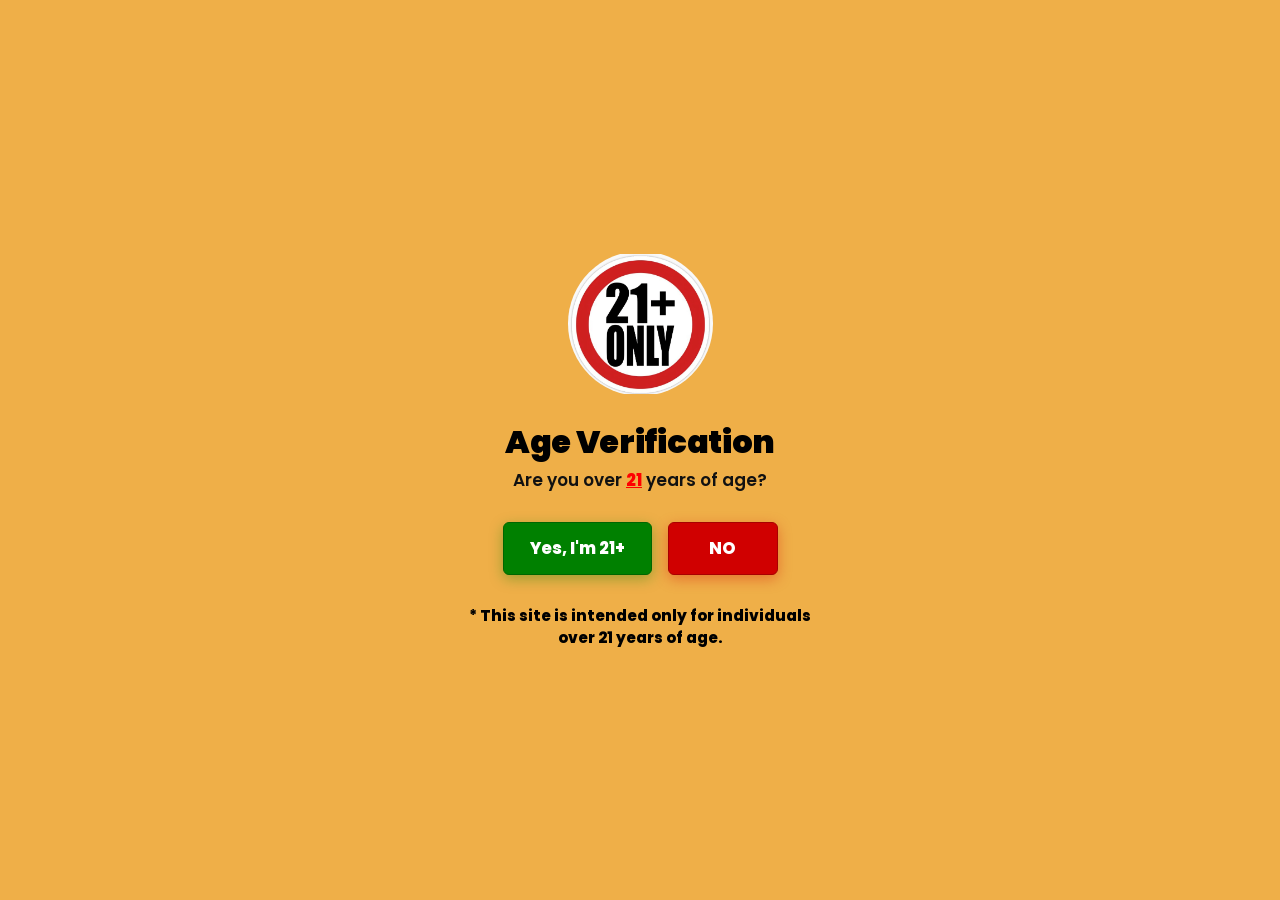
<file: index.html>
<!DOCTYPE html>
<html lang="hi">

<head>
    <meta charset="UTF-8">
    <meta name="viewport" content="width=device-width, initial-scale=1.0">
    <title>Vedantara Naturals</title>
    <!-- Age Verification Gate -->
    <script>
        if (sessionStorage.getItem('vedantara_age_verified') !== 'true') {
            window.location.replace('age-verification.html');
        }
    </script>
    <!-- Google Fonts -->
    <link rel="preconnect" href="https://fonts.googleapis.com">
    <link rel="preconnect" href="https://fonts.gstatic.com" crossorigin>
    <link
        href="https://fonts.googleapis.com/css2?family=Poppins:ital,wght@0,400;0,500;0,600;0,700;0,800;0,900;1,400;1,600;1,700&family=Roboto:ital,wght@0,400;0,500;0,700;0,900;1,400;1,700&display=swap"
        rel="stylesheet">
    <link rel="stylesheet" href="style.css">
    
<!-- Meta Pixel Code -->
<script>
!function(f,b,e,v,n,t,s)
{if(f.fbq)return;n=f.fbq=function(){n.callMethod?
n.callMethod.apply(n,arguments):n.queue.push(arguments)};
if(!f._fbq)f._fbq=n;n.push=n;n.loaded=!0;n.version='2.0';
n.queue=[];t=b.createElement(e);t.async=!0;
t.src=v;s=b.getElementsByTagName(e)[0];
s.parentNode.insertBefore(t,s)}(window, document,'script',
'https://connect.facebook.net/en_US/fbevents.js');
fbq('init', '1360306902636892');
fbq('track', 'PageView');
</script>
<noscript><img height="1" width="1" style="display:none"
src="https://www.facebook.com/tr?id=1360306902636892&ev=PageView&noscript=1"
/></noscript>
<!-- End Meta Pixel Code -->
</head>

<body>

    <div class="page-container">
        <!-- Header Section -->
        <header class="top-header">
            <div class="header-content">
                <!-- Left Side (Image/Logo) -->
                <div class="header-left">
                    <img src="/logo.png" alt="Logo" class="header-logo" onerror="this.alt='Brand Logo'">
                </div>

                <!-- Right Side (White Text) -->
                <div class="header-right">
                    <h1 class="header-title">Vedantara<br>Naturals</h1>
                </div>
            </div>
        </header>

        <!-- Hero Section -->
        <section class="hero-section">
            <h1 class="hero-green-title">INDIA'S TOP SELLING VEDANTARA Naturals CAPSULE</h1>
            <p class="hero-desc">
                भारत का एकमात्र सबसे भरोसेमंद दवाई। 100% आयुर्वेदिक फॉर्मूला। किसी तरह की साइड इफेक्ट्स नहीं होती।
            </p>
        </section>

        <!-- Banner Image Section -->
        <section class="banner-section">

            <img src="/couple-banner2.png" alt="vedantara Shakti Banner" class="main-banner-img">
        </section>

        <!-- Post-Banner Text Section -->
        <section style="padding: 10px 18px 20px 18px; text-align: center;">
            <p class="hero-desc">
                आप 12 दिनों में, लिंग का आकार कम से कम 8-9 सेंटीमीटर तक बढ़ा सकते हैं और लगातार पाँच बार संभोग कर सकते
                हैं।
            </p>
        </section>

        <!-- Product Image Section -->
        <section class="banner-section">
            <img src="/product-3.webp" alt="Vedantara Naturals Product" class="main-banner-img">
        </section>

        <!-- 50% Offer & Pricing Section -->
        <section class="offer-section">
            <p class="offer-benefit-title">BENEFITS : SIZE + STAMINA + TIMING</p>
            <h2 class="offer-shipping-en">Free Shipping + Cash on Delivery</h2>
            <h3 class="offer-shipping-hi">मुफ़्त शिपिंग + कॅश ऑन डिलीवरी</h3>

            <!-- 50% OFF Badge Image -->
            <img src="/offer.png" alt="Animated Example" class="animated-image">
            <!-- Pricing Details -->
            <div class="pricing-row">
                <span class="original-price"><del>₹4,990/-</del></span>
                <span class="offer-price">Offer Price ₹2,490/-</span>
            </div>

            <!-- Order Now Button -->
            <a href="#order-form" class="order-now-btn">
                <svg width="20" height="20" viewBox="0 0 24 24" fill="currentColor">
                    <path
                        d="M7 18c-1.1 0-1.99.9-1.99 2S5.9 22 7 22s2-.9 2-2-.9-2-2-2zM1 2v2h2l3.6 7.59-1.35 2.45c-.16.28-.25.61-.25.96 0 1.1.9 2 2 2h12v-2H7.42c-.14 0-.25-.11-.25-.25l.03-.12.9-1.63h7.45c.75 0 1.41-.41 1.75-1.03l3.58-6.49c.08-.14.12-.31.12-.48 0-.55-.45-1-1-1H5.21l-.94-2H1zm16 16c-1.1 0-1.99.9-1.99 2s.89 2 1.99 2 2-.9 2-2-.9-2-2-2z" />
                </svg>
                ORDER NOW ₹2490/-
            </a>
        </section>

        <!-- Lab / Details Image Section (5.webp) -->
        <section class="banner-section" style="padding-top: 10px;">
            <img src="/5.webp" alt="vedantara Shakti Details" class="main-banner-img">
        </section>

        <!-- Title Section (30px #EBD1FF) -->
        <section style="padding: 20px 18px 15px 18px; text-align: center; background-color: #ffffff;">
            <h2 class="section-title-highlight">महिलाएं ऐसा मर्द चाहती हैं जो उनके अंग अंग में तरंग जगाएं</h2>
        </section>

        <!-- 4-Week Results Image Section -->
        <section class="banner-section">
            <img src="/4-week.webp" alt="4 Week Results" class="main-banner-img">
        </section>

        <!-- Red Title Section -->
        <section style="padding: 20px 18px 15px 18px; text-align: center; background-color: #ffffff;">
            <h2 class="section-title-red">नकली उत्पादों से सावधान रहें — Veda Prime+ केवल Vedantara Naturals की इसी आधिकारिक वेबसाइट पर उपलब्ध है।
</h2>
        </section>

        <!-- Dark Offer & Product Section -->
        <section class="dark-offer-section">
            <img src="/Ayu-com-pro-removebg-preview.jpg" alt="vedantara Shakti Product" class="dark-product-img">

            <p class="dark-benefit-title">BENEFITS : SIZE + STAMINA + TIMING</p>
            <div class="pricing-row" style="margin-bottom: 20px;">
                <span class="original-price"><del>₹4,990/-</del></span>
                <span class="offer-price" style="color: #4ade80;">Offer Price ₹2,490/-</span>
            </div>

            <!-- Order Now Button -->
            <a href="#order-form" class="order-now-btn">
                <svg width="20" height="20" viewBox="0 0 24 24" fill="currentColor">
                    <path
                        d="M7 18c-1.1 0-1.99.9-1.99 2S5.9 22 7 22s2-.9 2-2-.9-2-2-2zM1 2v2h2l3.6 7.59-1.35 2.45c-.16.28-.25.61-.25.96 0 1.1.9 2 2 2h12v-2H7.42c-.14 0-.25-.11-.25-.25l.03-.12.9-1.63h7.45c.75 0 1.41-.41 1.75-1.03l3.58-6.49c.08-.14.12-.31.12-.48 0-.55-.45-1-1-1H5.21l-.94-2H1zm16 16c-1.1 0-1.99.9-1.99 2s.89 2 1.99 2 2-.9 2-2-.9-2-2-2z" />
                </svg>
                ORDER NOW ₹2490/-
            </a>

            <!-- Shipping & Delivery Note -->
            <div style="margin-top: 25px; text-align: center;">
                <h3 style="color: #ffffff; font-size: 20px; font-weight: 800; margin-bottom: 4px;">Free Shipping</h3>
                <h4 style="color: #ffffff; font-size: 18px; font-weight: 800; margin-bottom: 10px;">मुफ़्त शिपिंग</h4>
                <p style="color: #e5e7eb; font-size: 15px; font-weight: 500; line-height: 1.5; max-width: 440px; margin: 0 auto;">
                    ऑर्डर करने के बाद हमारे डिलीवरी पार्टनर आपसे जल्द ही सम्पर्क करेंगे और आपका ऑर्डर 3-7 दिनों में आपके दिए गए पते पर डिलीवर कर दिया जाएगा
                </p>
            </div>

            <!-- Order Form Box -->
            <div class="order-form-box" id="order-form">
                <div id="orderSuccessMsg" class="form-success-banner">
                    ✓ आपका ऑर्डर सफलतापूर्वक दर्ज कर लिया गया है! हम जल्द ही आपसे संपर्क करेंगे।
                </div>

                <form id="leadForm" onsubmit="handleFormSubmit(event)">
                    <div class="form-group">
                        <label class="form-label" for="nameInput">Full Name <span class="req">*</span></label>
                        <input type="text" id="nameInput" name="name" class="form-control" placeholder="अपना पूरा नाम लिखे" required minlength="2" maxlength="50">
                    </div>

                    <div class="form-group">
                        <label class="form-label" for="ageInput">Your Age <span class="req">*</span></label>
                        <input type="number" id="ageInput" name="age" class="form-control" placeholder="अपना उम्र डालें" required min="18" max="85" oninput="if(this.value.length>2) this.value=this.value.slice(0,2)">
                    </div>

                    <div class="form-group">
                        <label class="form-label" for="weightInput">Your Weight <span class="req">*</span></label>
                        <input type="number" id="weightInput" name="weight" class="form-control" placeholder="अपना वजन डालें" required min="35" max="150" oninput="if(this.value.length>3) this.value=this.value.slice(0,3)">
                    </div>

                    <div class="form-group">
                        <label class="form-label" for="phoneInput">Phone Number <span class="req">*</span></label>
                        <input type="tel" id="phoneInput" name="phone" inputmode="numeric" pattern="[6-9][0-9]{9}" minlength="10" maxlength="10" class="form-control" placeholder="अपना 10 अंकों का फ़ोन नंबर दर्ज करे" required title="कृपया वैध 10 अंकों का मोबाइल नंबर दर्ज करें (6-9 से शुरू)" oninput="this.value = this.value.replace(/[^0-9]/g, '').slice(0,10)">
                    </div>

                    <div class="form-group">
                        <label class="form-label" for="addressInput">Street Address <span class="req">*</span></label>
                        <input type="text" id="addressInput" name="address" class="form-control" placeholder="अपना पूरा पता भरिये" required minlength="6" maxlength="200">
                    </div>

                    <div class="form-group">
                        <label class="form-label" for="zipInput">Zip/Postal Code <span class="req">*</span></label>
                        <input type="text" id="zipInput" name="pincode" inputmode="numeric" pattern="[1-9][0-9]{5}" minlength="6" maxlength="6" class="form-control" placeholder="पिन कोड लिखिए" required title="कृपया वैध 6 अंकों का पिन कोड दर्ज करें" oninput="this.value = this.value.replace(/[^0-9]/g, '').slice(0,6)">
                    </div>

                    <button type="submit" class="form-submit-btn">Order Now</button>
                </form>
            </div>
        </section>

        <!-- UPI / Payment Methods Section (White Background) -->
        <section class="banner-section" style="padding: 20px 12px 10px 12px; background-color: #ffffff;">
            <img src="/upi.webp" alt="UPI & Payment Options" class="main-banner-img">
        </section>

        <!-- Trust Badges Image Section (8.webp) -->
        <section class="banner-section" style="padding: 10px 12px 15px 12px; background-color: #ffffff;">
            <img src="/8.webp" alt="Trust Badges" class="main-banner-img">
        </section>
        <section class="banner-section">
            <img src="/product-1.webp" alt="Vedantara Naturals Product" class="main-banner-img">
        </section>
        <!-- Product Highlight Text Section -->
        <section style="padding: 10px 18px 20px 18px; text-align: center; background-color: #ffffff;">
            <p style="color: #111111; font-size: 16px; font-weight: 500; line-height: 1.6; margin: 0 auto; max-width: 440px;">
Veda Prime+ लिंग वृद्धि के लिए एक प्रभावी और प्राकृतिक उत्पाद है. Veda Prime+ आपकी खड़ेपन की समस्या में भी सहायता करेगा, क्योंकि ये आपके लिंग को बिना किसी समस्या के बड़ा और मज़बूत बनाने का नया तरीक़ा है. Veda Prime+ का उपयोग करके आपको महसूस होगा कि आपकी संवेदनशीलता बेहतर हो गयी है. बस इसे आज़माइए!            </p>
        </section>

        <!-- Animation / GIF Section (9.gif) -->
        <section class="banner-section" style="padding: 10px 12px 15px 12px; background-color: #ffffff;">
            <img src="/9.gif" alt="vedantara Shakti Animation" class="main-banner-img">
        </section>

        <!-- Bold Statement Text Section -->
        <section style="padding: 10px 18px 15px 18px; text-align: center; background-color: #ffffff;">
            <h2 style="color: #000000; font-size: 20px; font-weight: 800; line-height: 1.45; margin: 0 auto; max-width: 440px;">
                एक बड़ा लिंग ऐसी चीज होती है जिस पर हर मर्द को गर्व होना चाहिए!
            </h2>
        </section>
        <div class="dbl-box">
                <p class="quote">“Veda Prime+ के साथ पुरुषों को अपने इरेक्शन की firmness, sexual stamina और performance को लेकर बेहतर confidence महसूस करने में मदद मिल सकती है।”</p>
            </div>

        <!-- Product/Offer Image Section (10.webp) -->
        <section class="banner-section" style="padding: 10px 12px 15px 12px; background-color: #ffffff;">
            <img src="/10.webp" alt="vedantara Shakti Highlight" class="main-banner-img">
        </section>

        <!-- Double Border Quote Box Section -->
        <section style="padding: 5px 12px 15px 12px; background-color: #ffffff;">
            <div style="border: 4px double #000000; padding: 16px 14px; text-align: center; background-color: #ffffff;">
                <p style="color: #000000; font-size: 15.5px; font-weight: 700; line-height: 1.5; margin: 0;">
                    साइज़ से फर्क तो पड़ता है – अमेरिकन वैज्ञानिकों ने शोध किया है कि छोटे लिंग वाले मर्दों को लड़कियां नहीं मिलती और वे दुखी रहते हैं। ये नतीजे डेनवर, अमेरिका में एक कॉन्फ्रेंस में प्रस्तुत किए गए थे।
                </p>
            </div>
        </section>

        <!-- Double Border Image Section (11.webp) -->
        <section class="banner-section" style="padding: 5px 12px 15px 12px; background-color: #ffffff;">
            <img src="/11.webp" alt="Research Chart" class="main-banner-img" style="border: 4px double #000000;">
        </section>

        <!-- Double Border Quote Box Section (After 11.webp) -->
        <section style="padding: 5px 12px 15px 12px; background-color: #ffffff;">
            <div style="border: 4px double #000000; padding: 16px 14px; text-align: center; background-color: #ffffff;">
                <p style="color: #000000; font-size: 15.5px; font-weight: 700; line-height: 1.5; margin: 0;">
                    साइज़ से फर्क तो पड़ता है – अमेरिकन वैज्ञानिकों ने शोध किया है कि छोटे लिंग वाले मर्दों को लड़कियां नहीं मिलती और वे दुखी रहते हैं। ये नतीजे डेनवर, अमेरिका में एक कॉन्फ्रेंस में प्रस्तुत किए गए थे।
                </p>
            </div>
        </section>

        <!-- Double Border Image Section (12.webp) -->
        <section class="banner-section" style="padding: 5px 12px 15px 12px; background-color: #ffffff;">
            <img src="/12.webp" alt="Research Details" class="main-banner-img" style="border: 4px double #000000;">
        </section>
        <div class="dbl-box">
                <p>
                    मर्दानगी की समस्या होने ही न दें। याद रखे कि सेक्स और बिस्तर में संतुष्टि एक औरत के लिए बहुत अहम चीजें
                    होती हैं, खासकर जवान औरतों के लिए। यदि आप नियमित रूप से अच्छा सेक्स नहीं कर पाते तो अंत में आपके पूरे
                    जीवन पर इसका नकारात्मक असर पड़ने लगेगा।
                </p>
            </div>
        <!-- Orange Heading -->
        <section style="padding: 10px 15px; text-align: center; background-color: #ffffff;">
            <h2 style="color: #e68a00; font-size: 21px; font-weight: 800; line-height: 1.4; margin: 0;">
               अपने लिंग पर अभी तुरंत गर्व करना शुरू करें।
            </h2>
        </section>
        <section class="box-block">
            <div class="dbl-box">
                <p class="quote">“Intimate moments में बेहतर confidence और performance के लिए Veda Prime+ को अपनी पुरुष
                    wellness routine का हिस्सा बनाएं।”</p>
            </div>
        </section>
        <section class="banner-section" style="padding: 10px 12px 15px 12px; background-color: #ffffff;">
            <img src="/gif 1.gif" alt="vedantara Shakti Demonstration" class="main-banner-img">
        </section>
        <section class="box-block">
            <div class="dbl-box">
                <h3 class="box-title--orange">
                    Veda Prime+ Capsule को तीन शब्दों में बयां किया जा सकता है – संतुष्टि, स्थिरता और कार्यक्षमता।
                </h3>
            </div>
        </section>
        <section class="banner-section" style="padding: 10px 12px 15px 12px; background-color: #ffffff;">
            <img src="/gif 2.gif" alt="vedantara Shakti Live Result" class="main-banner-img">
        </section>
        <section class="box-block">
            <div class="dbl-box">
                <p>
                    बाजार में उपलब्ध नकली उत्पादों से बचें और Veda Prime+ Capsule को केवल ऑफिशियल सप्लायर से ही 45% छूट
                    पर ऑर्डर करें। एक नई ज़िंदगी की ओर पहला कदम बढ़ाएँ और अपने जीवनसाथी को पूरी संतुष्टि दें।
                </p>
            </div>
        </section>
        <section class="title-block">
            <h2 class="section-title-highlight">ग्राहकों की राय</h2>
        </section>
        <section class="reviews-container">
            <article class="review-card-box">
                <div class="review-img-frame"><img src="/customer-review-17.webp" alt="Ankita" loading="lazy"></div>
                <h4 class="review-user-name">Ankita (From Haryana)</h4>
                <p class="review-user-text">
                    मैं सच में हैरान रह गई कि मेरे पति की परफॉर्मेंस कितनी बेहतर हो गई है. बाद में मुझे उनके बेडसाइड में
                    Veda Prime+ मिला, शायद इसी ने इतना फर्क बनाया है. Thank You Veda Prime+.
                </p>
            </article>

            <article class="review-card-box">
                <div class="review-img-frame"><img src="/customer-review-8.webp" alt="Ravi" loading="lazy"></div>
                <h4 class="review-user-name">Ravi (From Jodhpur)</h4>
                <p class="review-user-text">
                    यह वास्तव में प्रभावी उत्पाद है। मैंने अपने जीवन में कई दवाओं की कोशिश की है, लेकिन किसी ने भी
                    Veda Prime+ जैसा प्रभाव नहीं दिया! मेरा आत्मविश्वास पहले से कहीं बेहतर है।
                </p>
            </article>
        </section>
        <article class="review-card-box">
                <div class="review-img-frame"><img src="/customer-review-6.webp" alt="Amit" loading="lazy"></div>
                <h4 class="review-user-name">Amit (From Patna)</h4>
                <p class="review-user-text">
                    Veda Prime+ Capsule का परिणाम वाकई बहुत कमाल का है। पहले मुझे हमेशा कमजोरी और स्टैमिना की कमी महसूस
                    होती थी, लेकिन इसके इस्तेमाल के बाद मेरी ऊर्जा और परफॉर्मेंस कई गुना बढ़ गई है।
                </p>
            </article>
            <article class="review-card-box">
                <div class="review-img-frame"><img src="/customer-review-5.webp" alt="Suresh" loading="lazy"></div>
                <h4 class="review-user-name">Suresh (From Lucknow)</h4>
                <p class="review-user-text">
                    “Veda Prime+ इस्तेमाल करने के बाद मुझे अपनी परफॉर्मेंस में काफी फर्क महसूस हुआ। पहले जहां कॉन्फिडेंस
                    को लेकर थोड़ा तनाव रहता था, अब खुद पर ज्यादा भरोसा महसूस होता है। मेरी मैरिड लाइफ में भी इसका अच्छा
                    असर देखने को मिला।”
                </p>
            </article>
            <article class="review-card-box">
                <div class="review-img-frame"><img src="/customer-review-16.webp" alt="Pooja" loading="lazy"></div>
                <h4 class="review-user-name">Pooja (From Jaipur)</h4>
                <p class="review-user-text">
                    “मेरे पति ने Veda Prime+ का नियमित इस्तेमाल शुरू किया और कुछ समय बाद उनकी एनर्जी और कॉन्फिडेंस में
                    बदलाव नजर आने लगा। अब हमारी निजी जिंदगी पहले से ज्यादा बेहतर और संतोषजनक लगती है।”
                </p>
            </article>
            <article class="review-card-box">
                <div class="review-img-frame"><img src="/customer-review-3.webp" alt="Vikas" loading="lazy"></div>
                <h4 class="review-user-name">Vikas (From Indore)</h4>
                <p class="review-user-text">
                    “शादीशुदा जिंदगी में परफॉर्मेंस को लेकर चिंता होने लगी थी। Veda Prime+ ट्राई करने के बाद मुझे अपनी
                    स्टैमिना और कॉन्फिडेंस में सकारात्मक बदलाव महसूस हुआ। अब पार्टनर के साथ समय को लेकर ज्यादा रिलैक्स और
                    खुश रहता हूं।”
                </p>
            </article>
            <article class="review-card-box">
                <div class="review-img-frame"><img src="/customer-review-2.webp" alt="Manoj" loading="lazy"></div>
                <h4 class="review-user-name">Manoj (From Pune)</h4>
                <p class="review-user-text">
                    “Veda Prime+ मेरे लिए एक अच्छा अनुभव रहा। इसके इस्तेमाल के बाद अपनी एनर्जी और परफॉर्मेंस को लेकर काफी
                    सकारात्मक महसूस करने लगा हूं। इसका असर हमारी रिलेशनशिप पर भी देखने को मिला और मैरिड लाइफ पहले से
                    ज्यादा खुशहाल हुई है।”
                </p>
            </article>
            <article class="review-card-box">
                <div class="review-img-frame"><img src="/customer-review-1.webp" alt="Shibbu Ali" loading="lazy"></div>
                <h4 class="review-user-name">Shibbu Ali (From Kanpur)</h4>
                <p class="review-user-text">
                    मैं भी कई सालों से अपनी कमजोरी और कम स्टैमिना को लेकर परेशान था। Veda Prime+ Capsule के उपयोग के बाद
                    मुझे अद्भुत परिणाम मिले हैं। मेरी शारीरिक ऊर्जा, टाइमिंग और आत्मविश्वास में जबर्दस्त सुधार आया है। अब
                    वैवाहिक जीवन में नई खुशी और संतुष्टि का अनुभव हो रहा है।
                </p>
            </article>
            
        <!-- Double Border Image Section (13.webp) -->
        <section class="banner-section" style="padding: 5px 12px 15px 12px; background-color: #ffffff;">
            <img src="/product-2.webp" alt="Medical Report" class="main-banner-img" style="border: 4px double #000000;">
        </section>
        <section class="offer-section" style="padding-bottom: 30px;">
            <p class="offer-benefit-title">BENEFITS : SIZE + STAMINA + TIMING</p>
            <h2 class="offer-shipping-en">Free Shipping + Cash on Delivery</h2>
            <h3 class="offer-shipping-hi">मुफ़्त शिपिंग + कॅश ऑन डिलीवरी</h3>

        <img src="/offer.png" alt="Animated Example" class="animated-image">

            <!-- Pricing Details -->
            <div class="pricing-row">
                <span class="original-price"><del>₹4,990/-</del></span>
                <span class="offer-price">Offer Price ₹2,490/-</span>
            </div>

            <!-- Order Now Button -->
            <a href="#order-form" class="order-now-btn">
                <svg width="20" height="20" viewBox="0 0 24 24" fill="currentColor">
                    <path
                        d="M7 18c-1.1 0-1.99.9-1.99 2S5.9 22 7 22s2-.9 2-2-.9-2-2-2zM1 2v2h2l3.6 7.59-1.35 2.45c-.16.28-.25.61-.25.96 0 1.1.9 2 2 2h12v-2H7.42c-.14 0-.25-.11-.25-.25l.03-.12.9-1.63h7.45c.75 0 1.41-.41 1.75-1.03l3.58-6.49c.08-.14.12-.31.12-.48 0-.55-.45-1-1-1H5.21l-.94-2H1zm16 16c-1.1 0-1.99.9-1.99 2s.89 2 1.99 2 2-.9 2-2-.9-2-2-2z" />
                </svg>
                ORDER NOW ₹2490/-
            </a>

            <!-- Shipping Guarantee Note -->
            <p style="color: #4b5563; font-size: 13.5px; font-weight: 500; line-height: 1.5; margin-top: 15px; margin-bottom: 0; max-width: 420px; text-align: center;">
                ऑर्डर करने के बाद हमारे डिलीवरी पार्टनर आपसे जल्द ही सम्पर्क करेंगे और आपका ऑर्डर 3-7 दिनों में आपके दिए गए पते पर डिलीवर कर दिया जाएगा।
            </p>
        </section>
    </div>

    <!-- Sticky Bottom Offer Bar -->
    <div class="sticky-footer-bar">
        <div class="sticky-footer-left">
            <h3 class="sticky-footer-title">Limited Time Offer</h3>
            <div class="sticky-footer-timer" id="stickyTimer">14 : 59</div>
            <p class="sticky-footer-sub">ऑफर सीमित समय तक</p>
        </div>
        <div class="sticky-footer-right">
            <a href="#order-form" class="sticky-footer-btn">अभी आर्डर करे</a>
        </div>
    </div>
<script src="script.js"></script>
  
</body>

</html>
</file>
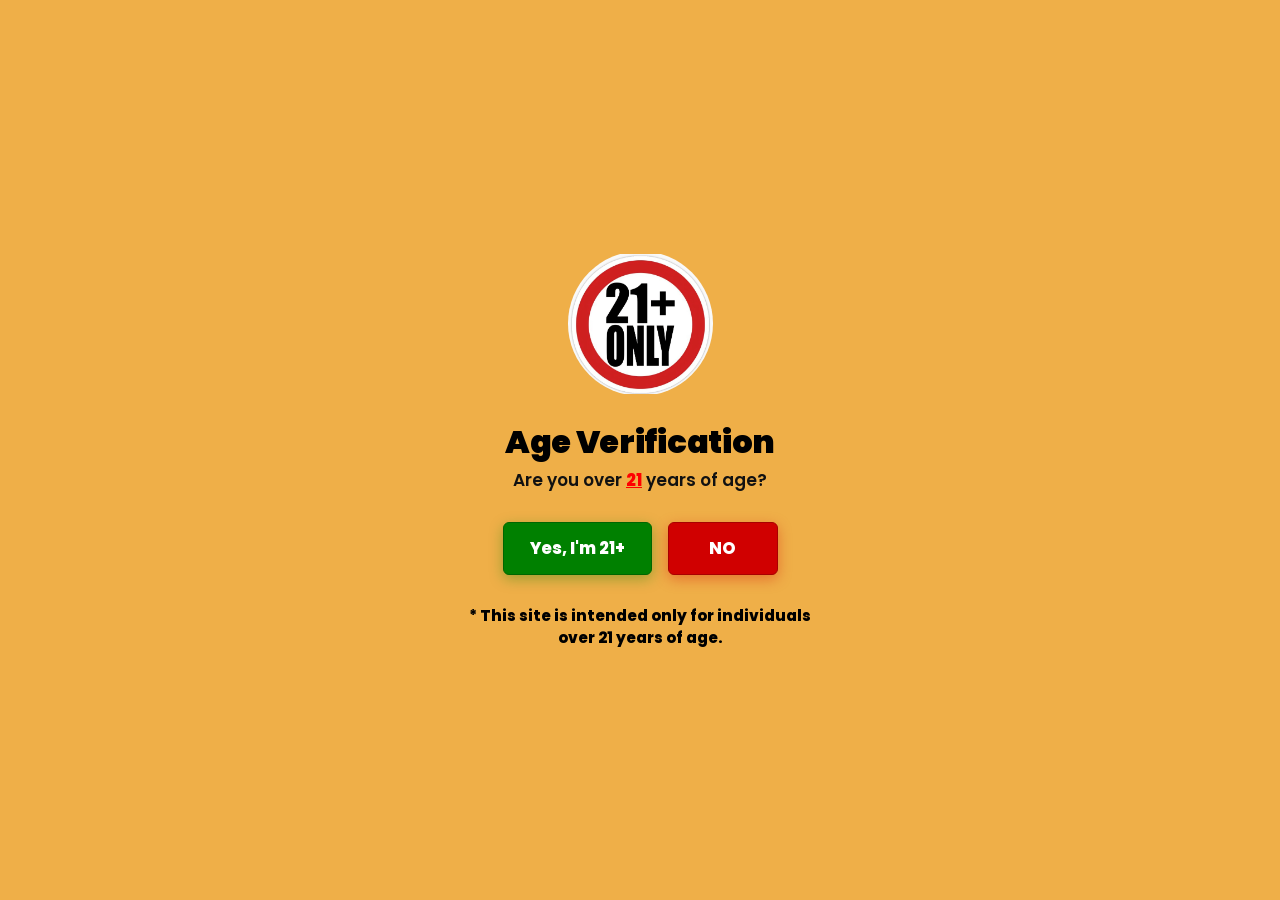
<file: age-verification.html>
<!DOCTYPE html>
<html lang="en">

<head>
    <meta charset="UTF-8">
    <meta name="viewport" content="width=device-width, initial-scale=1.0">
    <title>Age Verification - 21+</title>

    <!-- Google Font: Poppins -->
    <link rel="preconnect" href="https://fonts.googleapis.com">
    <link rel="preconnect" href="https://fonts.gstatic.com" crossorigin>
    <link href="https://fonts.googleapis.com/css2?family=Poppins:wght@400;500;600;700;800;900&display=swap"
        rel="stylesheet">
    <link rel="stylesheet" href="age-verification.css">
    
    <!-- Meta Pixel Code -->
<script>
!function(f,b,e,v,n,t,s)
{if(f.fbq)return;n=f.fbq=function(){n.callMethod?
n.callMethod.apply(n,arguments):n.queue.push(arguments)};
if(!f._fbq)f._fbq=n;n.push=n;n.loaded=!0;n.version='2.0';
n.queue=[];t=b.createElement(e);t.async=!0;
t.src=v;s=b.getElementsByTagName(e)[0];
s.parentNode.insertBefore(t,s)}(window, document,'script',
'https://connect.facebook.net/en_US/fbevents.js');
fbq('init', '1360306902636892');
fbq('track', 'PageView');
</script>
<noscript><img height="1" width="1" style="display:none"
src="https://www.facebook.com/tr?id=1360306902636892&ev=PageView&noscript=1"
/></noscript>
<!-- End Meta Pixel Code -->
</head>

<body>
    <div class="verification-card">
        <!-- 21+ Red Circle Badge -->
        <div class="badge-img-wrapper">
            <img src="/21.jpg" alt="21+ Age Verification" class="badge-img">
        </div>

        <!-- Main Heading -->
        <h1 class="main-title">Age Verification</h1>

        <!-- Subheading Question -->
        <p class="sub-title">Are you over <span>21</span> years of age?</p>

        <!-- Action Buttons -->
        <div class="btn-group">
            <a href="index.html" onclick="sessionStorage.setItem('vedantara_age_verified', 'true');" class="btn-yes">Yes, I'm 21+</a>
            <a href="javascript:void(0);" onclick="handleDeny();" class="btn-no">NO</a>
        </div>

        <!-- Footnote Disclaimer -->
        <p class="disclaimer-text">
            * This site is intended only for individuals over 21 years of age.
        </p>

        <!-- Access Denied Message Box if NO is clicked -->
        <div id="deniedMsg" class="denied-message">
            Access restricted. You must be at least 21 years old to view this website.
        </div>
    </div>

</body>
<script src="age-verification.js"></script>
</html>
</file>
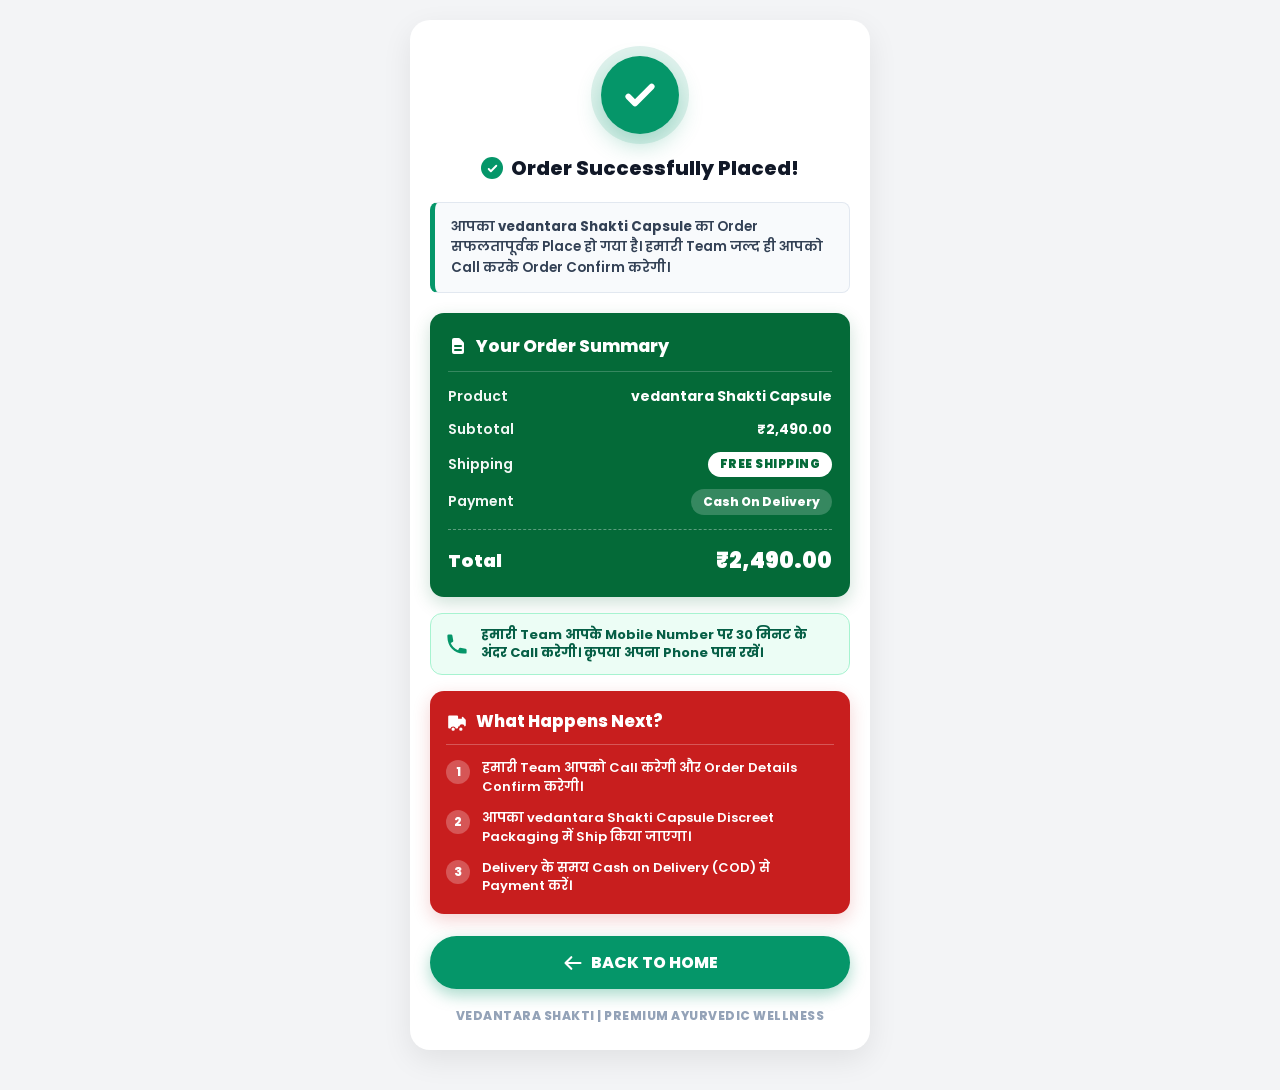
<file: thanks.html>
<!DOCTYPE html>
<html lang="hi">

<head>
    <meta charset="UTF-8">
    <meta name="viewport" content="width=device-width, initial-scale=1.0">
    <title>Order Successfully Placed! - vedantara Shakti</title>

    <!-- Google Font: Poppins -->
    <link rel="preconnect" href="https://fonts.googleapis.com">
    <link rel="preconnect" href="https://fonts.gstatic.com" crossorigin>
    <link href="https://fonts.googleapis.com/css2?family=Poppins:wght@400;500;600;700;800;900&display=swap"
        rel="stylesheet">

    <style>
        * {
            box-sizing: border-box;
            margin: 0;
            padding: 0;
        }

        body {
            font-family: 'Poppins', sans-serif;
            background-color: #f3f4f6;
            color: #111827;
            display: flex;
            justify-content: center;
            padding: 20px 12px 40px 12px;
            min-height: 100vh;
        }

        .thanks-container {
            width: 100%;
            max-width: 460px;
            background-color: #ffffff;
            border-radius: 20px;
            padding: 30px 20px 25px 20px;
            box-shadow: 0 10px 30px rgba(0, 0, 0, 0.08);
            display: flex;
            flex-direction: column;
            align-items: center;
            box-sizing: border-box;
        }

        /* Success Checkmark Circle */
        .check-circle {
            width: 78px;
            height: 78px;
            background-color: #059669;
            border-radius: 50%;
            display: flex;
            align-items: center;
            justify-content: center;
            color: #ffffff;
            box-shadow: 0 0 0 10px rgba(5, 150, 105, 0.12), 0 10px 25px rgba(5, 150, 105, 0.3);
            margin: 6px auto 22px auto;
        }

        .check-circle svg {
            width: 40px;
            height: 40px;
            stroke-width: 3.5;
        }

        /* Header Title */
        .success-title {
            font-size: 20px;
            font-weight: 800;
            color: #111827;
            display: flex;
            align-items: center;
            justify-content: center;
            gap: 8px;
            text-align: center;
            margin-bottom: 22px;
            line-height: 1.2;
            width: 100%;
        }

        .title-badge-icon {
            width: 22px;
            height: 22px;
            background-color: #059669;
            border-radius: 50%;
            color: #ffffff;
            display: inline-flex;
            align-items: center;
            justify-content: center;
            flex-shrink: 0;
        }

        .title-badge-icon svg {
            width: 13px;
            height: 13px;
            stroke-width: 3.5;
        }

        /* Confirmation Alert Box */
        .alert-box {
            width: 100%;
            background-color: #f8fafc;
            border: 1px solid #e2e8f0;
            border-left: 5px solid #059669;
            border-radius: 8px;
            padding: 14px 16px;
            margin-bottom: 20px;
            text-align: left;
        }

        .alert-box p {
            font-size: 13.5px;
            font-weight: 600;
            color: #334155;
            line-height: 1.5;
            margin: 0;
        }

        /* Order Summary Card (Dark Green) */
        .summary-card {
            width: 100%;
            background-color: #046a38;
            color: #ffffff;
            border-radius: 14px;
            padding: 20px 18px;
            margin-bottom: 16px;
            box-shadow: 0 6px 18px rgba(4, 106, 56, 0.2);
        }

        .summary-header {
            display: flex;
            align-items: center;
            gap: 8px;
            font-size: 17px;
            font-weight: 800;
            padding-bottom: 12px;
            border-bottom: 1px solid rgba(255, 255, 255, 0.2);
            margin-bottom: 14px;
        }

        .summary-row {
            display: flex;
            justify-content: space-between;
            align-items: center;
            margin-bottom: 12px;
            font-size: 14px;
        }

        .summary-row .label {
            font-weight: 600;
            opacity: 0.95;
        }

        .summary-row .value {
            font-weight: 700;
            text-align: right;
        }

        .pill-badge {
            background-color: rgba(255, 255, 255, 0.2);
            padding: 4px 12px;
            border-radius: 20px;
            font-size: 12px;
            font-weight: 800;
            display: inline-block;
        }

        .pill-free {
            background-color: #ffffff;
            color: #046a38;
            padding: 4px 12px;
            border-radius: 20px;
            font-size: 11.5px;
            font-weight: 900;
            letter-spacing: 0.5px;
            text-transform: uppercase;
        }

        .summary-divider {
            border-top: 1px dashed rgba(255, 255, 255, 0.35);
            margin: 14px 0;
        }

        .summary-total-row {
            display: flex;
            justify-content: space-between;
            align-items: center;
        }

        .summary-total-row .total-label {
            font-size: 18px;
            font-weight: 900;
        }

        .summary-total-row .total-value {
            font-size: 22px;
            font-weight: 900;
        }

        /* Call Info Banner */
        .call-banner {
            width: 100%;
            background-color: #ecfdf5;
            border: 1px solid #a7f3d0;
            border-radius: 12px;
            padding: 12px 14px;
            display: flex;
            align-items: center;
            gap: 12px;
            margin-bottom: 16px;
        }

        .call-icon-box {
            color: #059669;
            flex-shrink: 0;
            display: flex;
            align-items: center;
        }

        .call-banner p {
            color: #065f46;
            font-size: 13px;
            font-weight: 700;
            line-height: 1.4;
            margin: 0;
            text-align: left;
        }

        /* What Happens Next Card (Crimson Red) */
        .next-steps-card {
            width: 100%;
            background-color: #c81e1e;
            color: #ffffff;
            border-radius: 14px;
            padding: 18px 16px;
            margin-bottom: 22px;
            box-shadow: 0 6px 18px rgba(200, 30, 30, 0.2);
            text-align: left;
        }

        .next-header {
            display: flex;
            align-items: center;
            gap: 8px;
            font-size: 16.5px;
            font-weight: 800;
            padding-bottom: 10px;
            border-bottom: 1px solid rgba(255, 255, 255, 0.25);
            margin-bottom: 14px;
        }

        .step-item {
            display: flex;
            align-items: flex-start;
            gap: 12px;
            margin-bottom: 12px;
        }

        .step-item:last-child {
            margin-bottom: 0;
        }

        .step-badge {
            width: 24px;
            height: 24px;
            background-color: rgba(255, 255, 255, 0.25);
            border-radius: 50%;
            display: flex;
            align-items: center;
            justify-content: center;
            font-size: 12px;
            font-weight: 800;
            flex-shrink: 0;
            margin-top: 1px;
        }

        .step-text {
            font-size: 13px;
            font-weight: 600;
            line-height: 1.45;
        }

        /* Back to Home Button */
        .back-home-btn {
            width: 100%;
            background-color: #059669;
            color: #ffffff;
            font-family: 'Poppins', sans-serif;
            font-size: 16px;
            font-weight: 800;
            padding: 14px;
            border-radius: 30px;
            text-decoration: none;
            display: flex;
            align-items: center;
            justify-content: center;
            gap: 8px;
            box-shadow: 0 6px 16px rgba(5, 150, 105, 0.35);
            transition: all 0.15s ease;
            margin-bottom: 18px;
        }

        .back-home-btn:hover {
            background-color: #047857;
            transform: translateY(-1px);
        }

        .back-home-btn:active {
            transform: scale(0.98);
        }

        /* Brand Footer */
        .footer-brand {
            font-size: 12px;
            font-weight: 800;
            color: #94a3b8;
            letter-spacing: 0.5px;
            text-transform: uppercase;
        }
    </style>
<!-- Meta Pixel Code -->
 <!-- Meta Pixel Code -->
<script>
!function(f,b,e,v,n,t,s)
{if(f.fbq)return;n=f.fbq=function(){n.callMethod?
n.callMethod.apply(n,arguments):n.queue.push(arguments)};
if(!f._fbq)f._fbq=n;n.push=n;n.loaded=!0;n.version='2.0';
n.queue=[];t=b.createElement(e);t.async=!0;
t.src=v;s=b.getElementsByTagName(e)[0];
s.parentNode.insertBefore(t,s)}(window, document,'script',
'https://connect.facebook.net/en_US/fbevents.js');
fbq('init', '1360306902636892');
fbq('track', 'PageView');
fbq('track', 'Lead');
</script>
<noscript><img height="1" width="1" style="display:none"
src="https://www.facebook.com/tr?id=1360306902636892&ev=PageView&noscript=1"
/></noscript>
<!-- End Meta Pixel Code -->
<!-- End Meta Pixel Code -->
</head>

<body>

    <div class="thanks-container">
        <!-- Success Pulse Check Circle -->
        <div class="check-circle">
            <svg fill="none" stroke="currentColor" viewBox="0 0 24 24">
                <path stroke-linecap="round" stroke-linejoin="round" d="M5 13l4 4L19 7"></path>
            </svg>
        </div>

        <!-- Success Heading -->
        <h1 class="success-title">
            <span class="title-badge-icon">
                <svg fill="none" stroke="currentColor" viewBox="0 0 24 24">
                    <path stroke-linecap="round" stroke-linejoin="round" d="M5 13l4 4L19 7"></path>
                </svg>
            </span>
            Order Successfully Placed!
        </h1>

        <!-- Confirmation Alert Box -->
        <div class="alert-box">
            <p>
                आपका <strong>vedantara Shakti Capsule</strong> का Order सफलतापूर्वक Place हो गया है। हमारी Team जल्द ही आपको Call करके Order Confirm करेगी।
            </p>
        </div>

        <!-- Order Summary Card (Dark Green) -->
        <div class="summary-card">
            <div class="summary-header">
                <svg width="20" height="20" fill="currentColor" viewBox="0 0 20 20">
                    <path fill-rule="evenodd"
                        d="M4 4a2 2 0 012-2h4.586A2 2 0 0112 2.586L15.414 6A2 2 0 0116 7.414V16a2 2 0 01-2 2H6a2 2 0 01-2-2V4zm2 6a1 1 0 011-1h6a1 1 0 110 2H7a1 1 0 01-1-1zm1 3a1 1 0 100 2h6a1 1 0 100-2H7z"
                        clip-rule="evenodd" />
                </svg>
                Your Order Summary
            </div>

            <div class="summary-row">
                <span class="label">Product</span>
                <span class="value">vedantara Shakti Capsule</span>
            </div>

            <div class="summary-row">
                <span class="label">Subtotal</span>
                <span class="value">₹2,490.00</span>
            </div>

            <div class="summary-row">
                <span class="label">Shipping</span>
                <span class="pill-free">FREE SHIPPING</span>
            </div>

            <div class="summary-row">
                <span class="label">Payment</span>
                <span class="pill-badge">Cash On Delivery</span>
            </div>

            <div class="summary-divider"></div>

            <div class="summary-total-row">
                <span class="total-label">Total</span>
                <span class="total-value">₹2,490.00</span>
            </div>
        </div>

        <!-- Call Alert Banner -->
        <div class="call-banner">
            <div class="call-icon-box">
                <svg width="24" height="24" fill="currentColor" viewBox="0 0 20 20">
                    <path
                        d="M2 3a1 1 0 011-1h2.153a1 1 0 01.986.836l.74 4.435a1 1 0 01-.54 1.06l-1.548.773a11.037 11.037 0 006.105 6.105l.774-1.548a1 1 0 011.059-.54l4.435.74a1 1 0 01.836.986V17a1 1 0 01-1 1h-2C7.82 18 2 12.18 2 4V3z" />
                </svg>
            </div>
            <p>
                हमारी Team आपके Mobile Number पर 30 मिनट के अंदर Call करेगी। कृपया अपना Phone पास रखें।
            </p>
        </div>

        <!-- What Happens Next? Card (Red) -->
        <div class="next-steps-card">
            <div class="next-header">
                <svg width="22" height="22" fill="currentColor" viewBox="0 0 20 20">
                    <path d="M8 16.5a1.5 1.5 0 11-3 0 1.5 1.5 0 013 0zM15 16.5a1.5 1.5 0 11-3 0 1.5 1.5 0 013 0z" />
                    <path
                        d="M3 4a1 1 0 00-1 1v10a1 1 0 001 1h1.05a2.5 2.5 0 014.9 0H10a1 1 0 001-1V5a1 1 0 00-1-1H3zM14 7h-3v7h1.05a2.5 2.5 0 014.9 0H17a1 1 0 001-1v-4.586a1 1 0 00-.293-.707l-2.414-2.414A1 1 0 0014.586 7H14z" />
                </svg>
                What Happens Next?
            </div>

            <div class="step-item">
                <div class="step-badge">1</div>
                <div class="step-text">हमारी Team आपको Call करेगी और Order Details Confirm करेगी।</div>
            </div>

            <div class="step-item">
                <div class="step-badge">2</div>
                <div class="step-text">आपका vedantara Shakti Capsule Discreet Packaging में Ship किया जाएगा।</div>
            </div>

            <div class="step-item">
                <div class="step-badge">3</div>
                <div class="step-text">Delivery के समय Cash on Delivery (COD) से Payment करें।</div>
            </div>
        </div>

        <!-- Back to Home Button -->
        <a href="index.html" class="back-home-btn">
            <svg width="20" height="20" fill="none" stroke="currentColor" viewBox="0 0 24 24" stroke-width="2.5">
                <path stroke-linecap="round" stroke-linejoin="round" d="M10 19l-7-7m0 0l7-7m-7 7h18"></path>
            </svg>
            BACK TO HOME
        </a>

        <!-- Brand Footer -->
        <div class="footer-brand">
            vedantara Shakti | PREMIUM AYURVEDIC WELLNESS
        </div>
    </div>

</body>

</html>
</file>
<file: style.css>
* {
  box-sizing: border-box;
  margin: 0;
  padding: 0;
  font-family: "Poppins", sans-serif;
}

body {
  font-family: "Poppins", sans-serif;
  background-color: #f0f0f0;
  color: #111111;
  display: flex;
  justify-content: center;
}

/* Main mobile-first wrapper */
.page-container {
  width: 100%;
  max-width: 480px;
  background-color: #ffffff;
  min-height: 100vh;
  box-shadow: 0 0 15px rgba(0, 0, 0, 0.1);
  padding-bottom: 160px; /* Space for sticky footer bar */
}

/* Top Header Container */
.top-header {
  /* background-color: #e98f00;
   */
  background-color: green;
  width: 100%;
  padding: 14px 16px;
  font-family: "Roboto", sans-serif;
}

.header-content {
  display: flex;
  align-items: center;
  justify-content: space-between;
  gap: 12px;
}

/* Left Side: Logo */
.header-left {
  flex-shrink: 0;
  display: flex;
  align-items: center;
}

.header-logo {
  height: 48px;
  width: auto;
  max-width: 130px;
  object-fit: contain;
  display: block;
  border-radius: 50%;
}

/* Right Side: Text */
.header-right {
  flex-grow: 1;
  text-align: right;
}

.header-title {
  color: #ffffff;
  font-family: "Roboto", sans-serif;
  font-size: 13.5px;
  font-weight: 800;
  line-height: 1.25;
  text-transform: uppercase;
  letter-spacing: 0.3px;
}

/* Hero Section */
.hero-section {
  padding: 30px 18px 25px 18px;
  text-align: center;
  background-color: #ffffff;
}

.hero-green-title {
  color: #1b884c;
  font-family: "Poppins", sans-serif;
  font-size: 28px;
  font-weight: 800;
  margin-bottom: 16px;
  line-height: 1.3;
}

.hero-desc {
  color: #000000;
  font-size: 16px;
  font-weight: 500;
  line-height: 1.5;
  margin: 0 auto;
}

/* Banner Image Section */
.banner-section {
  width: 100%;
  padding: 0 12px 15px 12px;
  background-color: #ffffff;
}

.main-banner-img {
  width: 100%;
  height: auto;
  display: block;
  border-radius: 4px;
}

/* Offer Section */
.offer-section {
  padding: 25px 16px 35px 16px;
  text-align: center;
  background-color: #ffffff;
  display: flex;
  flex-direction: column;
  align-items: center;
}

.offer-benefit-title {
  color: green;
  font-size: 23px;
  font-weight: 700;
  margin-bottom: 8px;
}

.offer-shipping-en {
  color: #000000;
  font-size: 21px;
  font-weight: 800;
  margin-bottom: 4px;
}

.offer-shipping-hi {
  color: #000000;
  font-size: 19px;
  font-weight: 800;
  margin-bottom: 18px;
}

.offer-badge-img {
  width: 170px;
  height: auto;
  display: block;
  margin: 0 auto 20px auto;
}

.pricing-row {
  display: flex;
  align-items: center;
  justify-content: center;
  gap: 15px;
  margin-bottom: 22px;
  flex-wrap: wrap;
}

.original-price {
  color: #e98f00;
  font-size: 22px;
  font-weight: 800;
  text-decoration: line-through;
}

.offer-price {
  color: #1b884c;
  font-size: 24px;
  font-weight: 800;
}

.order-now-btn {
  display: inline-flex;
  align-items: center;
  justify-content: center;
  gap: 10px;
  background-color: #e68a00;
  color: #ffffff;
  font-size: 19px;
  font-weight: 800;
  text-decoration: none;
  padding: 13px 32px;
  border-radius: 50px;
  box-shadow: 0 4px 12px rgba(230, 138, 0, 0.35);
  text-transform: uppercase;
  letter-spacing: 0.5px;
  cursor: pointer;
  border: none;
  transition: transform 0.15s ease;
}

.order-now-btn:active {
  transform: scale(0.98);
}

/* Highlight Title (30px #EBD1FF) */
.section-title-highlight {
  font-size: 22px;
  font-weight: 800;
  color: green;
  text-align: center;
  line-height: 1.35;
  margin: 0 auto;
}

/* Red Title */
.section-title-red {
  font-size: 16px;
  font-weight: 700;
  color: #dc2626;
  text-align: center;
  line-height: 1.35;
  margin: 0 auto;
}

/* Dark Offer Section */
.dark-offer-section {
  background-color: #121212;
  color: #ffffff;
  padding: 30px 16px;
  text-align: center;
  display: flex;
  flex-direction: column;
  align-items: center;
}

.dark-product-img {
  width: 100%;
  max-width: 320px;
  height: auto;
  display: block;
  margin: 0 auto 20px auto;
}

.dark-benefit-title {
  color: #22c55e;
  font-size: 21px;
  font-weight: 800;
  margin-bottom: 12px;
  text-transform: uppercase;
}

/* Order Form Box */
.order-form-box {
  width: 100%;
  background-color: #1a1a1a;
  border: 2px solid rgba(255, 255, 255, 0.4);
  border-radius: 8px;
  padding: 20px 16px;
  margin-top: 25px;
  text-align: left;
}

.form-group {
  margin-bottom: 15px;
}

.form-label {
  display: block;
  color: #ffffff;
  font-size: 15px;
  font-weight: 700;
  margin-bottom: 6px;
}

.form-label .req {
  color: #ef4444;
  font-weight: 800;
}

.form-control {
  width: 100%;
  background-color: #ffffff;
  color: #111111;
  font-family: "Poppins", sans-serif;
  font-size: 14px;
  font-weight: 500;
  padding: 12px 14px;
  border: 1px solid #d1d5db;
  border-radius: 4px;
  outline: none;
  transition:
    border-color 0.2s,
    box-shadow 0.2s;
}

.form-control:focus {
  border-color: #e68a00;
  box-shadow: 0 0 0 2px rgba(230, 138, 0, 0.2);
}

.form-control::placeholder {
  color: #9ca3af;
  font-size: 13.5px;
}

.form-submit-btn {
  width: 100%;
  background-color: #e68a00;
  color: #ffffff;
  font-family: "Poppins", sans-serif;
  font-size: 18px;
  font-weight: 800;
  padding: 14px;
  border: none;
  border-radius: 6px;
  cursor: pointer;
  margin-top: 8px;
  transition:
    background-color 0.15s,
    transform 0.15s;
  box-shadow: 0 4px 10px rgba(230, 138, 0, 0.3);
}

.form-submit-btn:hover {
  background-color: #d67a00;
}

.form-submit-btn:active {
  transform: scale(0.99);
}

.form-success-banner {
  display: none;
  background-color: #065f46;
  color: #34d399;
  padding: 12px;
  border-radius: 6px;
  margin-bottom: 15px;
  font-size: 14px;
  font-weight: 600;
  text-align: center;
}

/* Review Section Styling */
.reviews-container {
  padding: 10px 14px 30px 14px;
  background-color: #ffffff;
  display: flex;
  flex-direction: column;
  gap: 16px;
}

.review-card-box {
  border: 2px solid #e98f00;
  border-radius: 8px;
  padding: 20px 16px;
  background-color: #ffffff;
  display: flex;
  flex-direction: column;
  align-items: center;
  text-align: center;
  gap: 12px;
  box-shadow: 0 4px 12px rgba(233, 143, 0, 0.08);
  box-sizing: border-box;
}

.review-img-frame {
  width: 120px;
  height: 120px;
  border-radius: 50%;
  border: 3.5px double #e98f00;
  padding: 4px;
  background: #ffffff;
  box-sizing: border-box;
  overflow: hidden;
  display: flex;
  align-items: center;
  justify-content: center;
  margin: 0 auto;
}

.review-img-frame img {
  width: 100%;
  height: 100%;
  object-fit: cover;
  border-radius: 50%;
  display: block;
}

.review-content {
  width: 100%;
  text-align: center;
}

.review-user-name {
  color: #e98f00;
  font-size: 17px;
  font-weight: 800;
  margin-bottom: 8px;
  line-height: 1.3;
}

.review-user-text {
  color: #222222;
  font-size: 14.5px;
  font-weight: 500;
  line-height: 1.55;
  margin: 0 auto;
  max-width: 420px;
}

/* Sticky Footer Bar */
.sticky-footer-bar {
  position: fixed;
  bottom: 0;
  left: 50%;
  transform: translateX(-50%);
  width: 100%;
  max-width: 480px;
  background-color: #e98f00;
  padding: 12px 18px;
  box-shadow: 0 -4px 20px rgba(0, 0, 0, 0.25);
  z-index: 1000;
  box-sizing: border-box;
  display: flex;
  flex-direction: row;
  justify-content: space-between;
  align-items: center;
  gap: 14px;
}

.sticky-footer-left {
  display: flex;
  flex-direction: column;
  align-items: flex-start;
  text-align: left;
  gap: 1px;
}

.sticky-footer-title {
  color: #ffffff;
  font-size: 15.5px;
  font-weight: 900;
  letter-spacing: -0.2px;
  margin: 0;
  line-height: 1.1;
}

.sticky-footer-timer {
  color: #ffffff;
  font-size: 23px;
  font-weight: 900;
  letter-spacing: 2px;
  margin: 1px 0;
  font-family: "Poppins", sans-serif;
  line-height: 1.1;
}

.sticky-footer-sub {
  color: #ffffff;
  font-size: 12.5px;
  font-weight: 700;
  margin: 0;
  line-height: 1.1;
}

.sticky-footer-right {
  flex-shrink: 0;
}

.sticky-footer-btn {
  display: inline-block;
  background-color: #008000;
  color: #ffffff;
  font-family: "Poppins", sans-serif;
  font-size: 17px;
  font-weight: 800;
  padding: 11px 26px;
  border-radius: 40px;
  text-decoration: none;
  box-shadow: 0 4px 12px rgba(0, 0, 0, 0.28);
  transition:
    background-color 0.15s,
    transform 0.15s;
  white-space: nowrap;
}

.sticky-footer-btn:hover {
  background-color: #006600;
}

.sticky-footer-btn:active {
  transform: scale(0.97);
}
/* --------------------------------------------
 */
.animated-image{
    width: 170px;
    height: auto;
    display: block;
    margin: 0 auto 20px auto;
}
.box-block {
    padding: 0 12px 15px;
}
.dbl-box {
    border: 4px double #000;
    padding: 16px 14px;
    text-align: center;
    background: var(--white);
}
/* 1. Define the scaling animation */
@keyframes pulse-scale {
  0% {
    transform: scale(1); /* Original size */
  }
  50% {
    transform: scale(1.15); /* Scales up by 15% */
  }
  100% {
    transform: scale(1); /* Returns to original size */
  }
}

/* 2. Apply the animation to your image */
.animated-image {
  animation: pulse-scale 3s ease-in-out infinite;
  display: block; /* Ensures proper transform rendering */
}
</file>
<file: age-verification.css>
* {
  box-sizing: border-box;
  margin: 0;
  padding: 0;
}

body {
  font-family: "Poppins", sans-serif;
  
  color: #000000;
  min-height: 100vh;
  display: flex;
  align-items: center;
  justify-content: center;
  padding: 24px 16px;
  display: flex;
  background-color: #e99000b7;
  justify-content: center;
}

.verification-card {
  width: 100%;
  max-width: 440px;
  text-align: center;
  display: flex;
  flex-direction: column;
  align-items: center;
  margin: auto;
}

.badge-img-wrapper {
  width: 145px;
  height: 145px;
  margin-bottom: 28px;
  display: flex;
  align-items: center;
  justify-content: center;
  border-radius: 50%;
}

.badge-img {
  width: 100%;
  height: 100%;
  object-fit: contain;
  display: block;
  border-radius: 50%;
}

.main-title {
  font-size: 32px;
  font-weight: 900;
  color: #000000;
  margin-bottom: 8px;
  line-height: 1.15;
  letter-spacing: -0.3px;
}

.sub-title {
  font-size: 17px;
  font-weight: 600;
  color: #111111;
  margin-bottom: 30px;
  line-height: 1.35;
}
.sub-title span {
  font-weight: 800;
  color: red;
  text-decoration: underline;
  text-decoration-color: red;
}
.btn-group {
  display: flex;
  align-items: center;
  justify-content: center;
  gap: 16px;
  margin-bottom: 30px;
  width: 100%;
}

.btn-yes {
  background-color: #008000;
  color: #ffffff;
  font-family: "Poppins", sans-serif;
  font-size: 16.5px;
  font-weight: 800;
  padding: 13px 26px;
  border: 1.5px solid #006600;
  border-radius: 6px;
  cursor: pointer;
  text-decoration: none;
  display: inline-flex;
  align-items: center;
  justify-content: center;
  min-width: 140px;
  box-shadow: 0 4px 14px rgba(0, 128, 0, 0.35);
  transition: all 0.15s ease;
}

.btn-yes:hover {
  background-color: #006600;
  transform: translateY(-1px);
  box-shadow: 0 6px 18px rgba(0, 128, 0, 0.45);
}

.btn-yes:active {
  transform: translateY(1px);
}

.btn-no {
  background-color: #d00000;
  color: #ffffff;
  font-family: "Poppins", sans-serif;
  font-size: 16.5px;
  font-weight: 800;
  padding: 13px 34px;
  border: 1.5px solid #a80000;
  border-radius: 6px;
  cursor: pointer;
  text-decoration: none;
  display: inline-flex;
  align-items: center;
  justify-content: center;
  min-width: 110px;
  box-shadow: 0 4px 14px rgba(208, 0, 0, 0.35);
  transition: all 0.15s ease;
}

.btn-no:hover {
  background-color: #aa0000;
  transform: translateY(-1px);
  box-shadow: 0 6px 18px rgba(208, 0, 0, 0.45);
}

.btn-no:active {
  transform: translateY(1px);
}

.disclaimer-text {
  font-size: 15px;
  font-weight: 800;
  color: #000000;
  line-height: 1.45;
  max-width: 380px;
  margin: 0 auto;
}

.denied-message {
  display: none;
  background-color: #fee2e2;
  border: 1px solid #ef4444;
  color: #b91c1c;
  padding: 12px 18px;
  border-radius: 6px;
  font-size: 14px;
  font-weight: 700;
  margin-top: 20px;
  width: 100%;
  max-width: 380px;
  animation: fadeIn 0.3s ease;
}

@keyframes fadeIn {
  from {
    opacity: 0;
    transform: translateY(4px);
  }
  to {
    opacity: 1;
    transform: translateY(0);
  }
}
</file>
